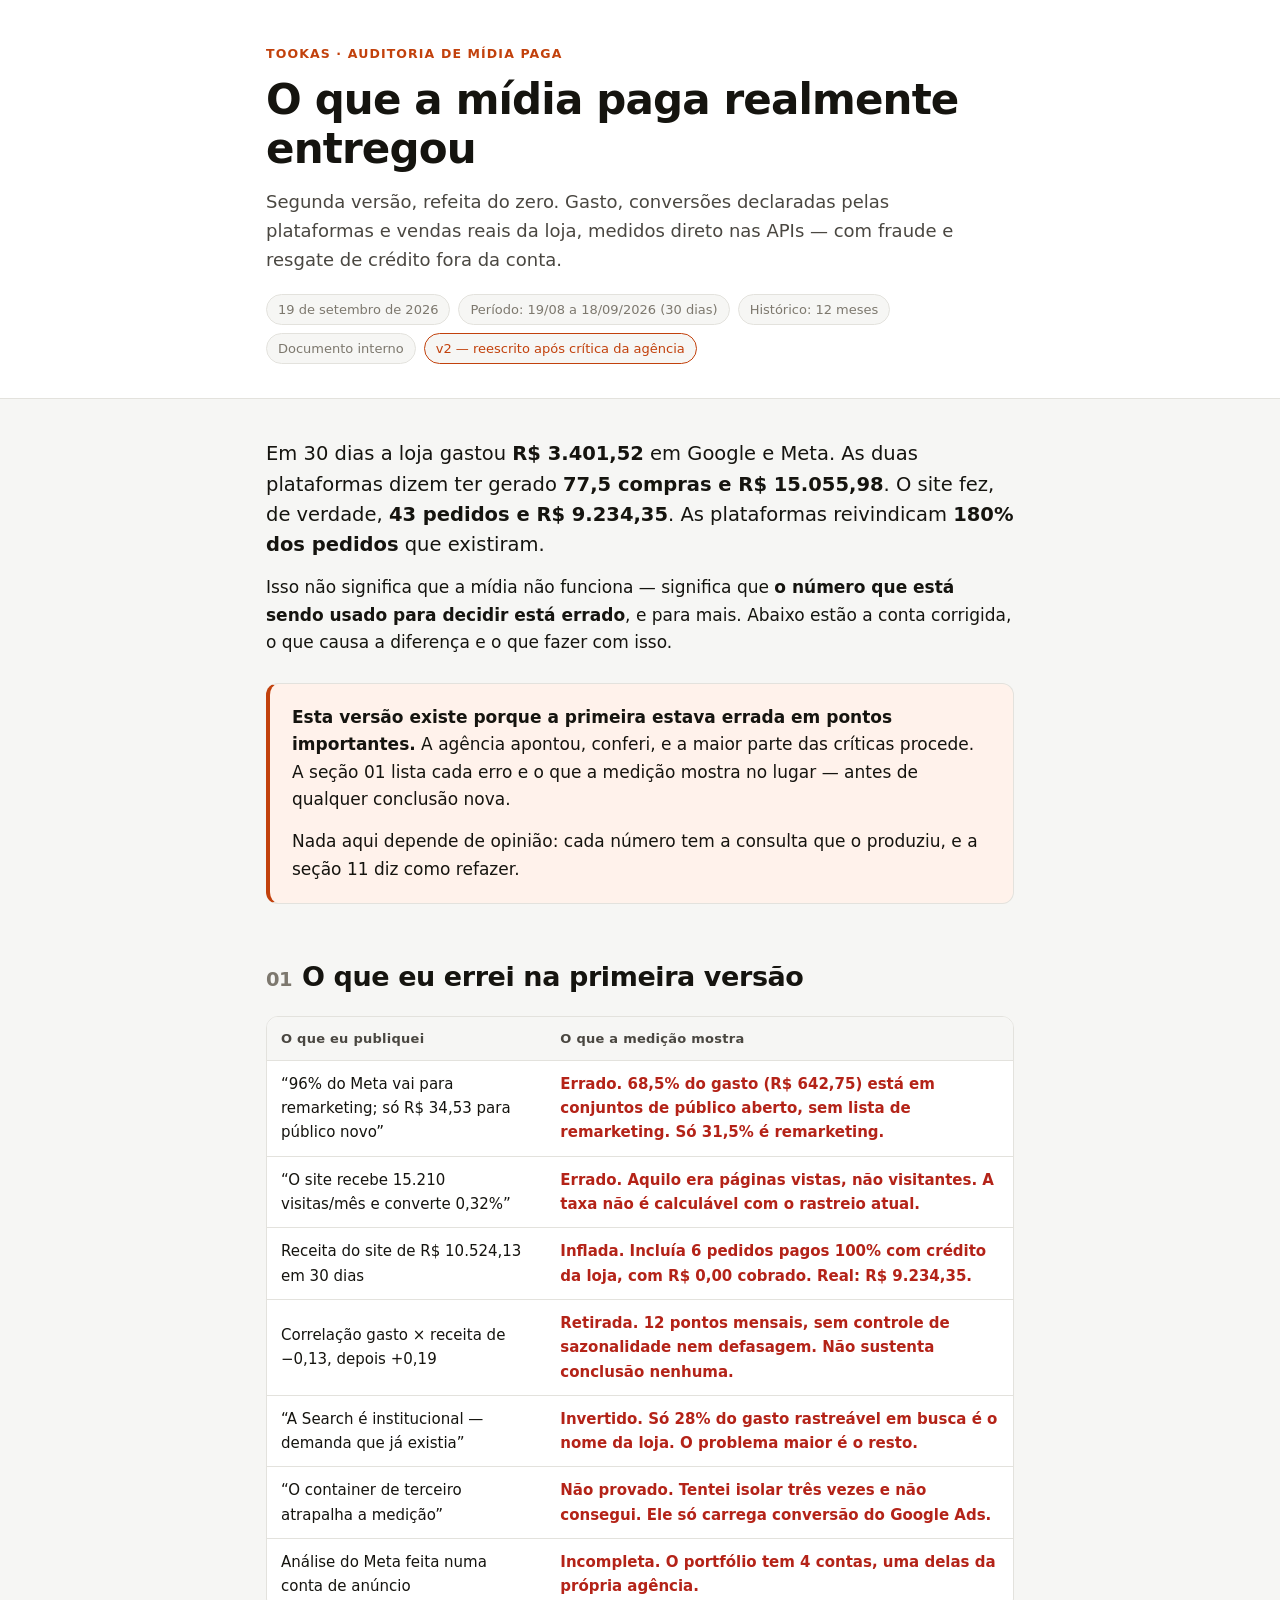
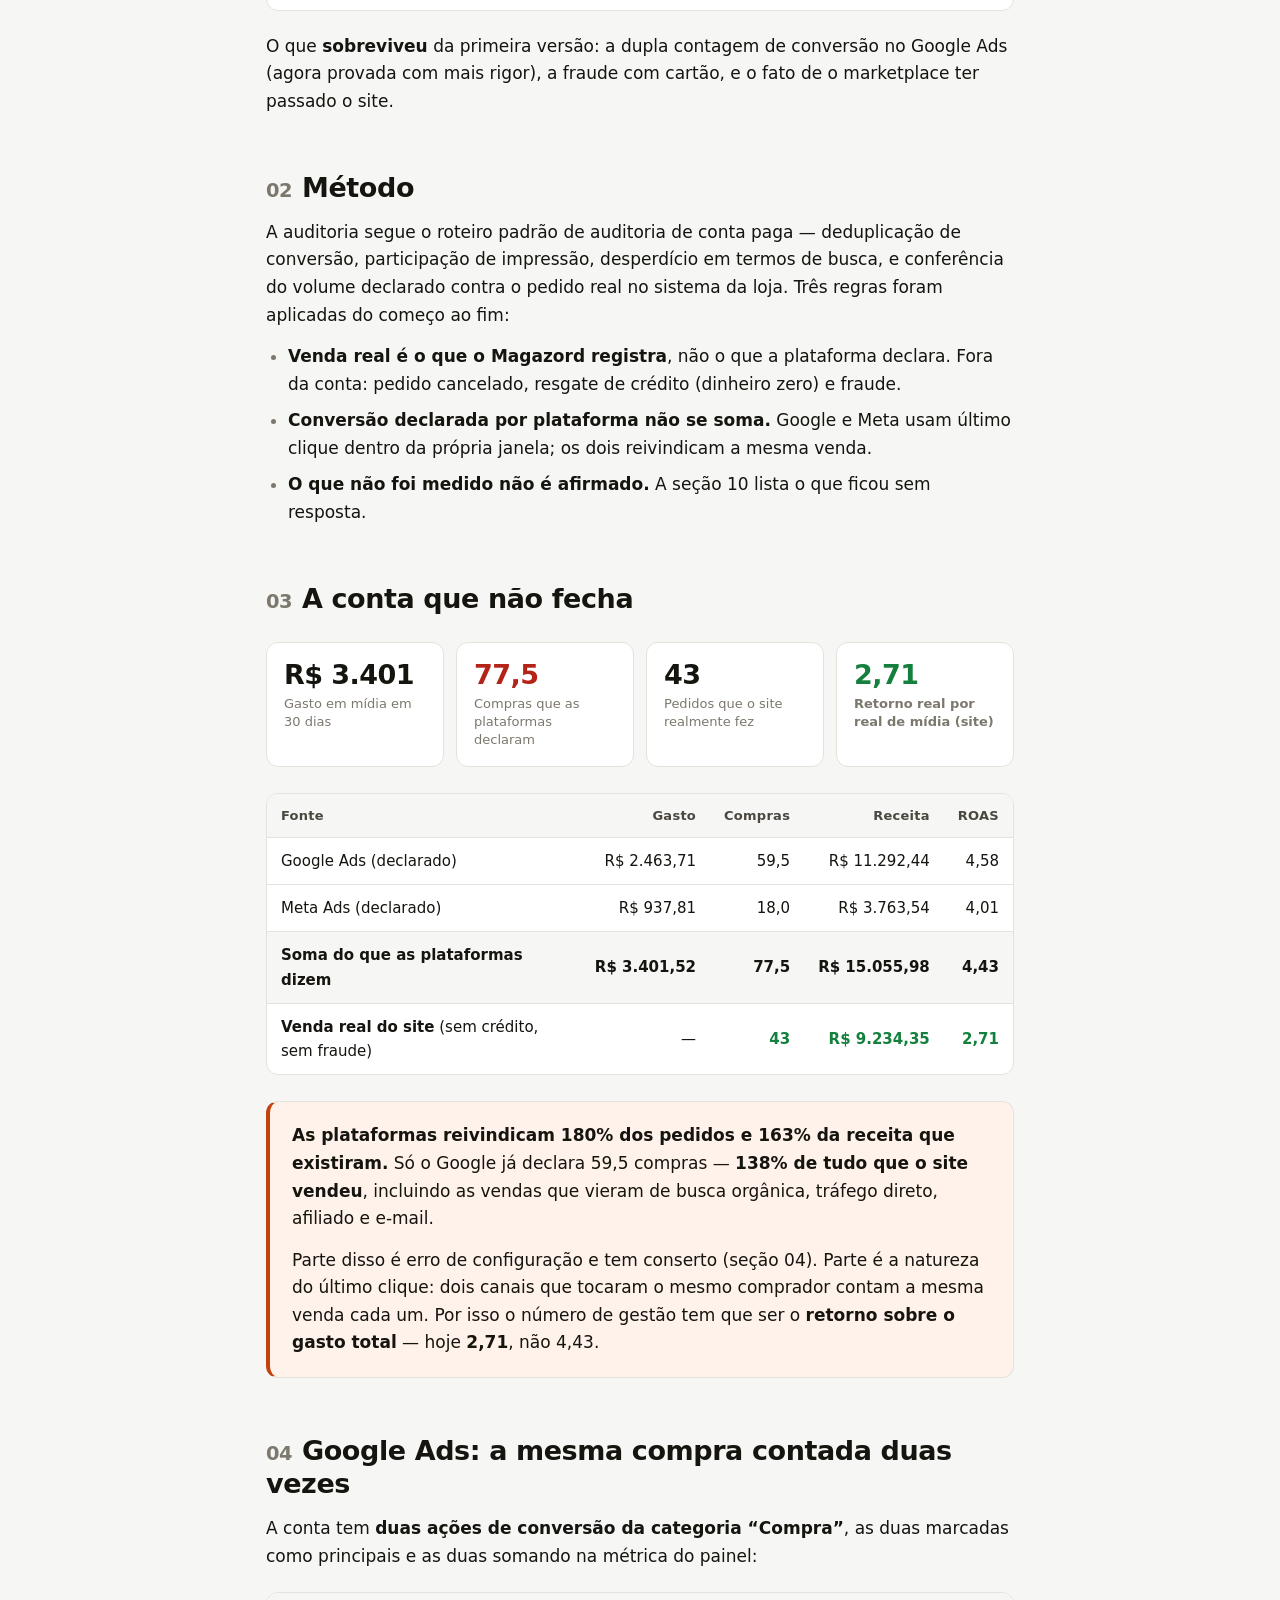
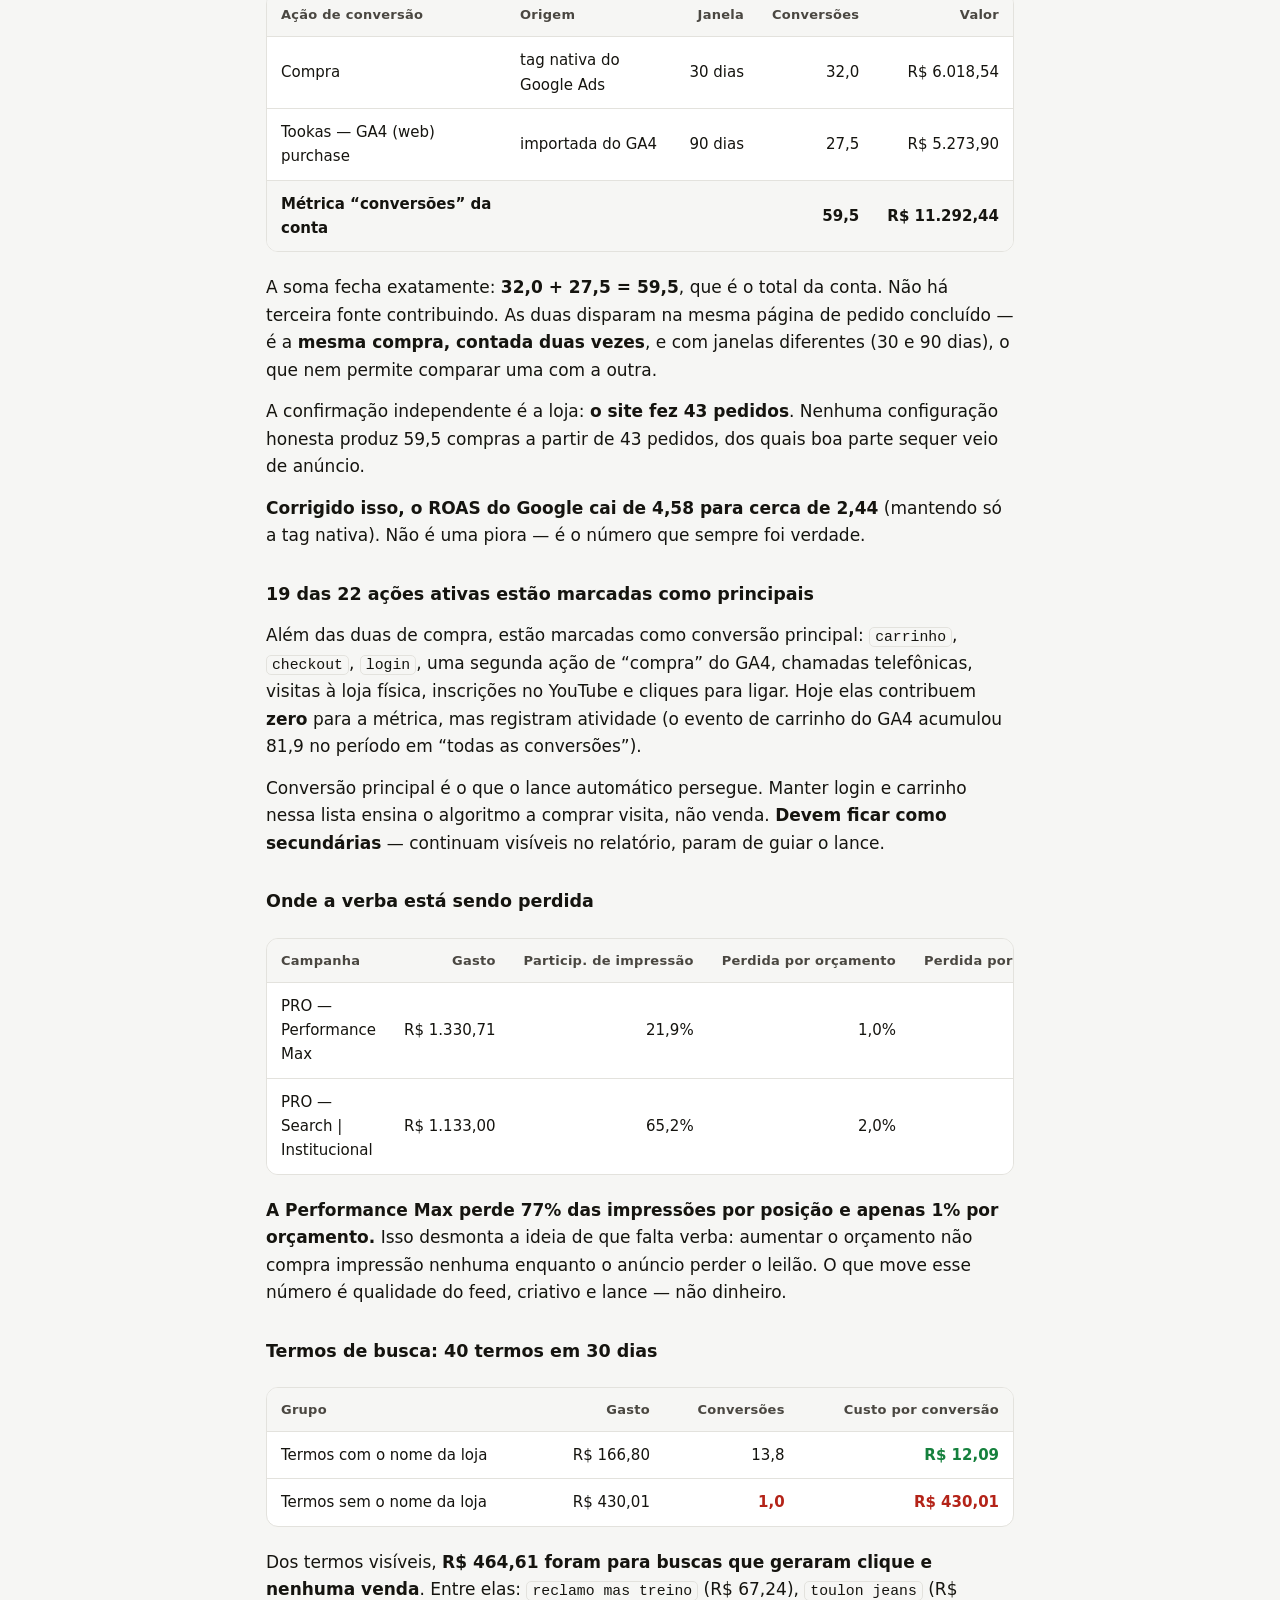
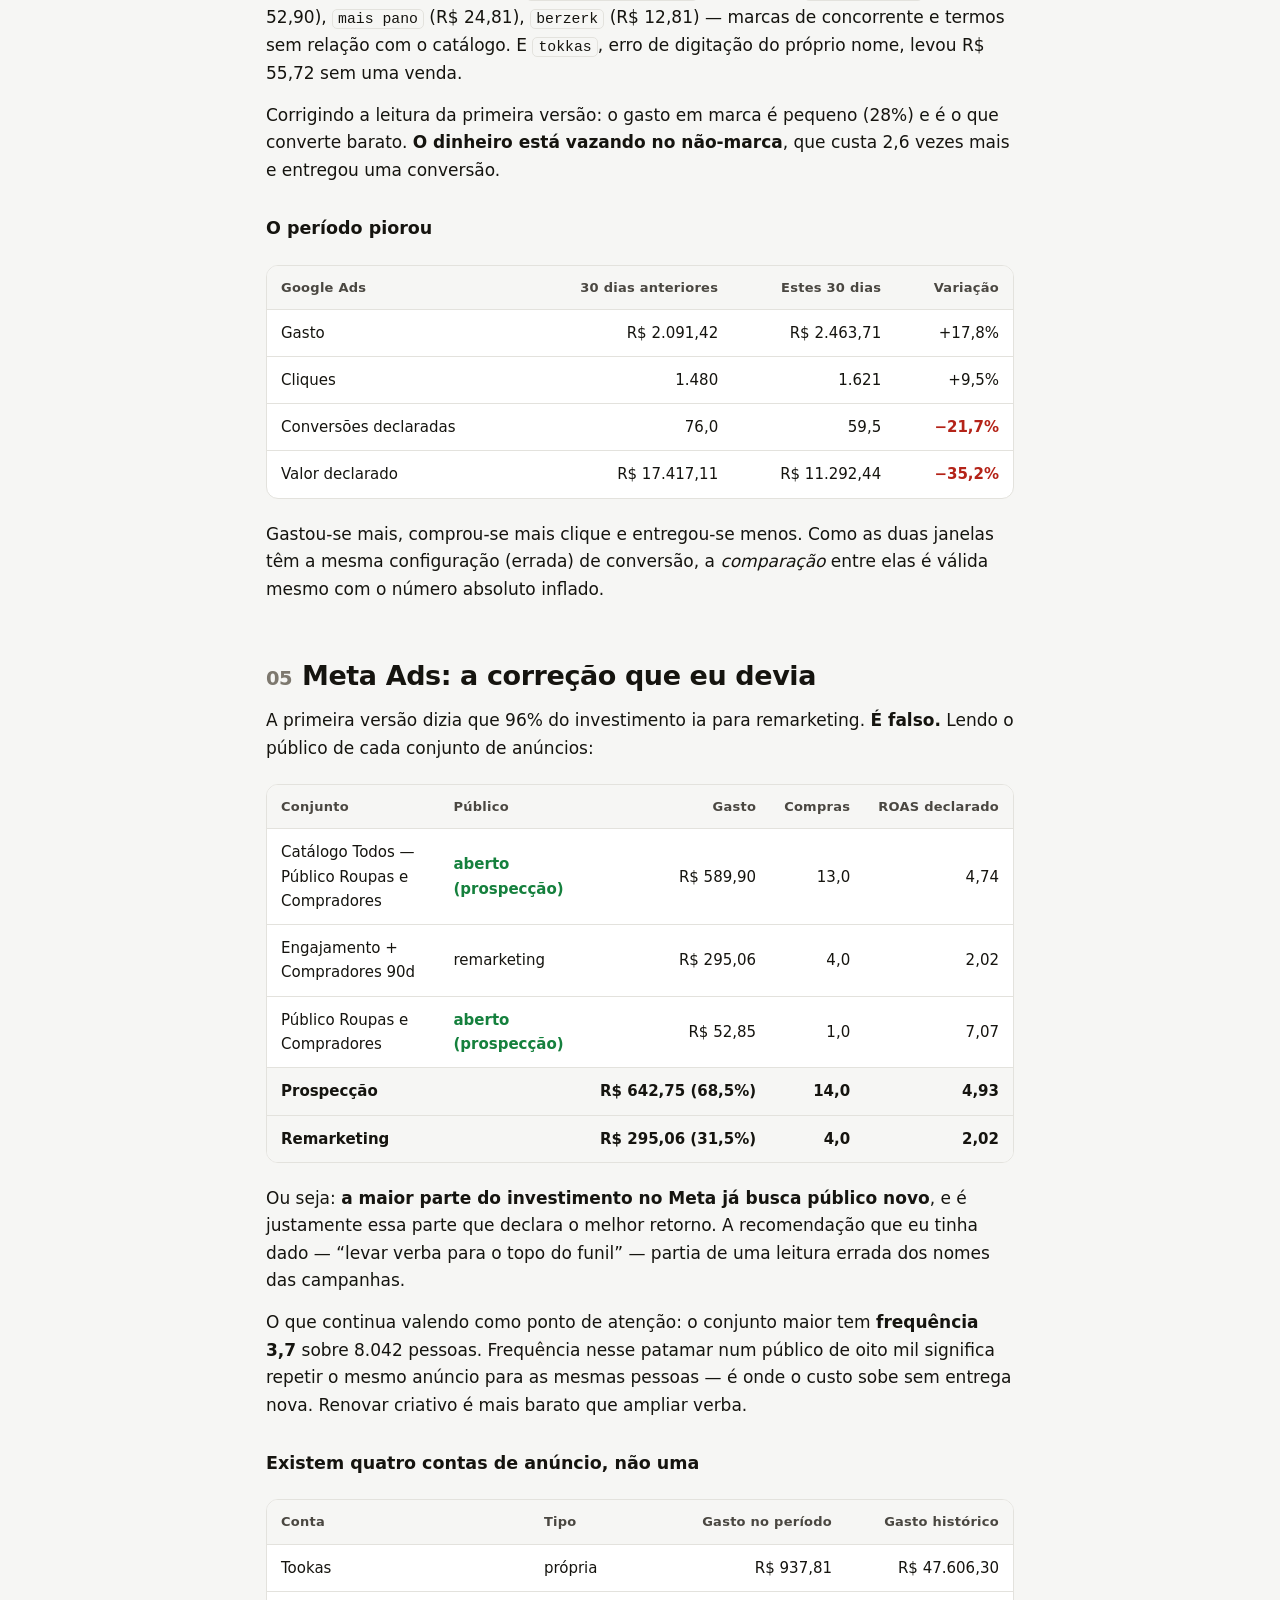
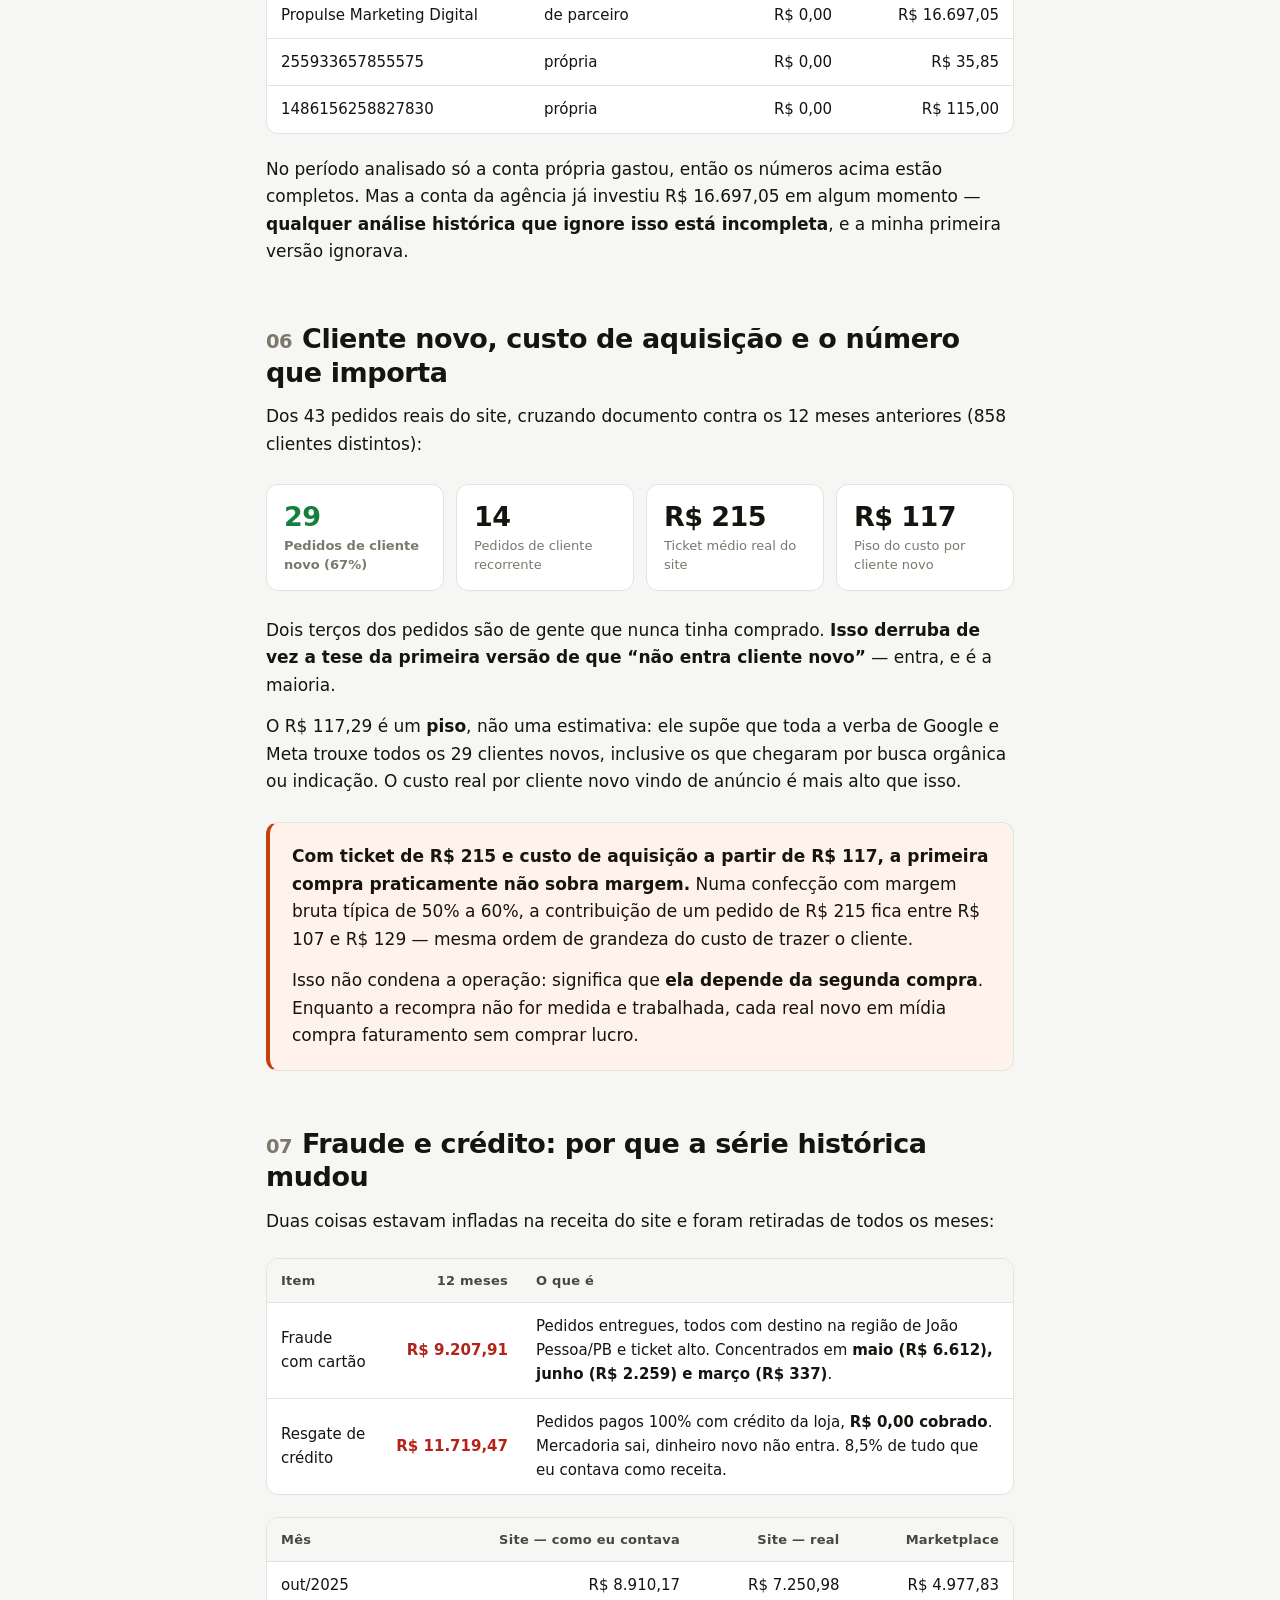
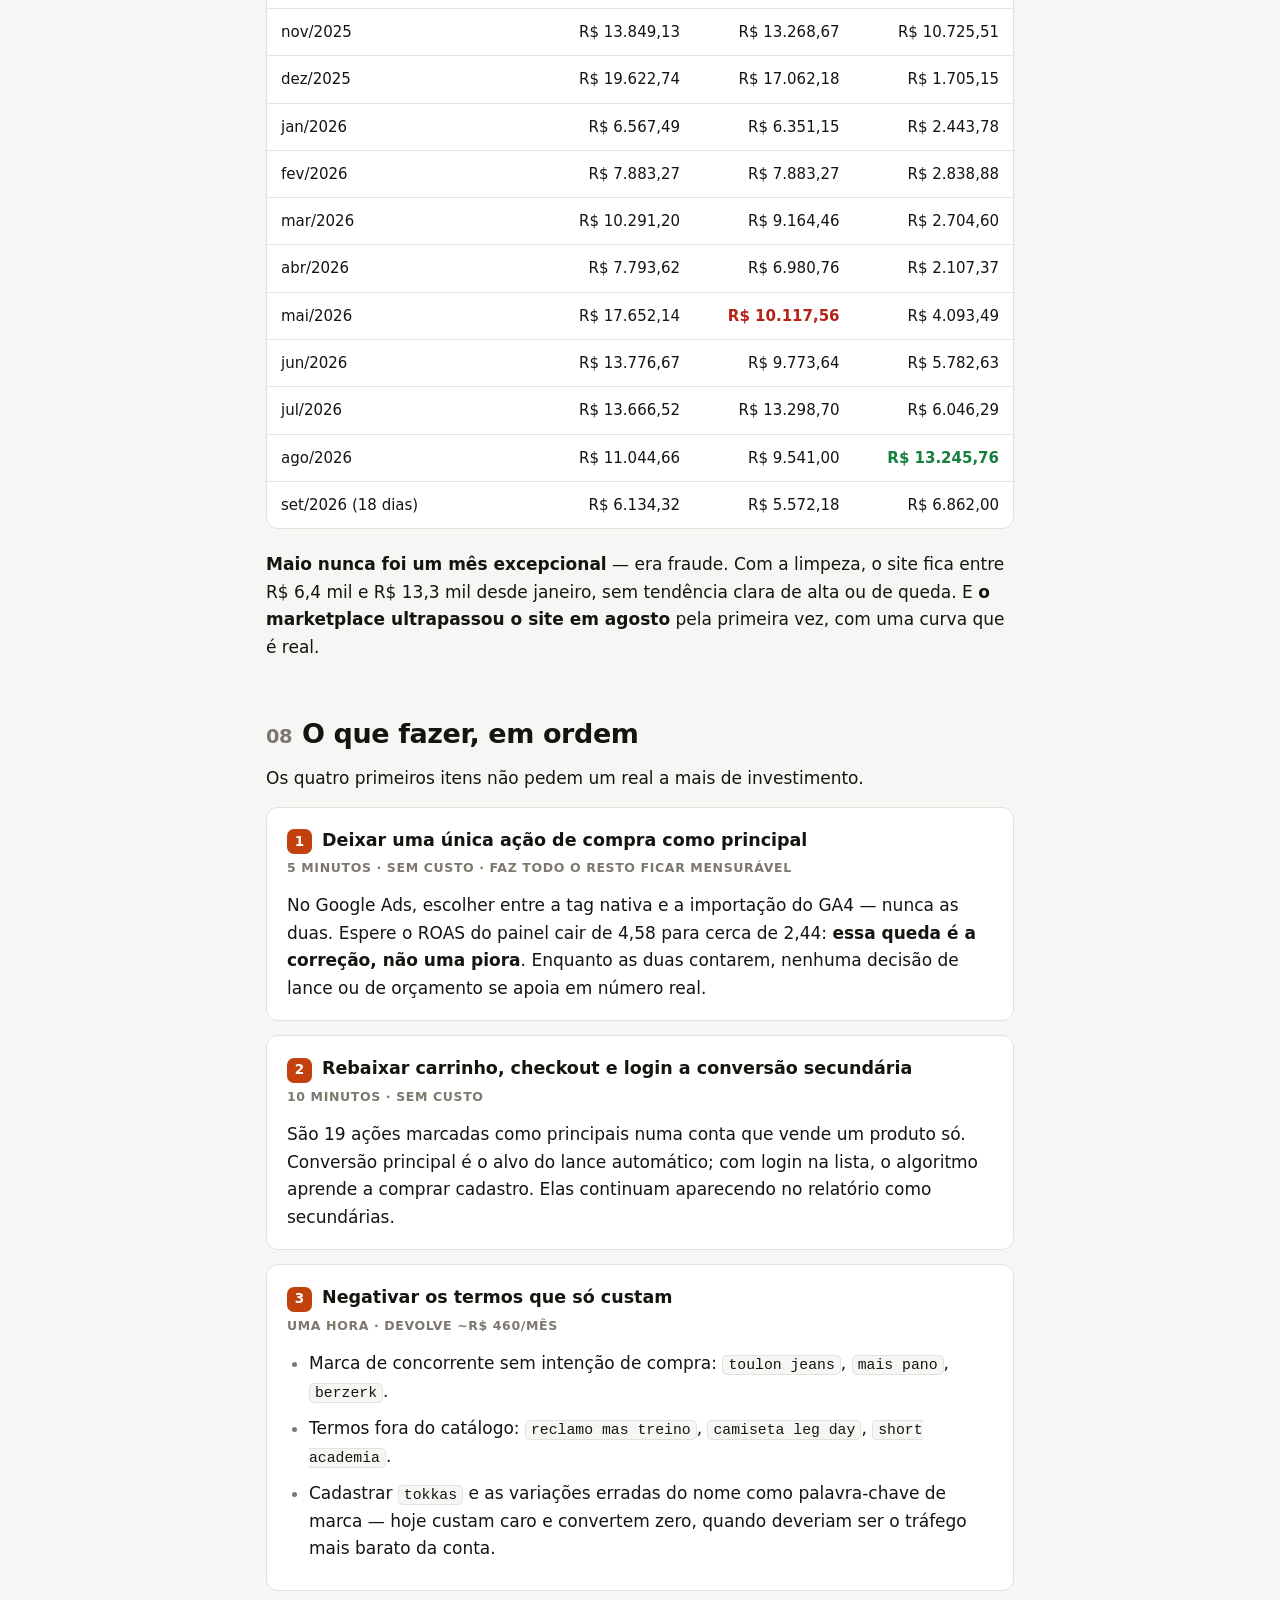
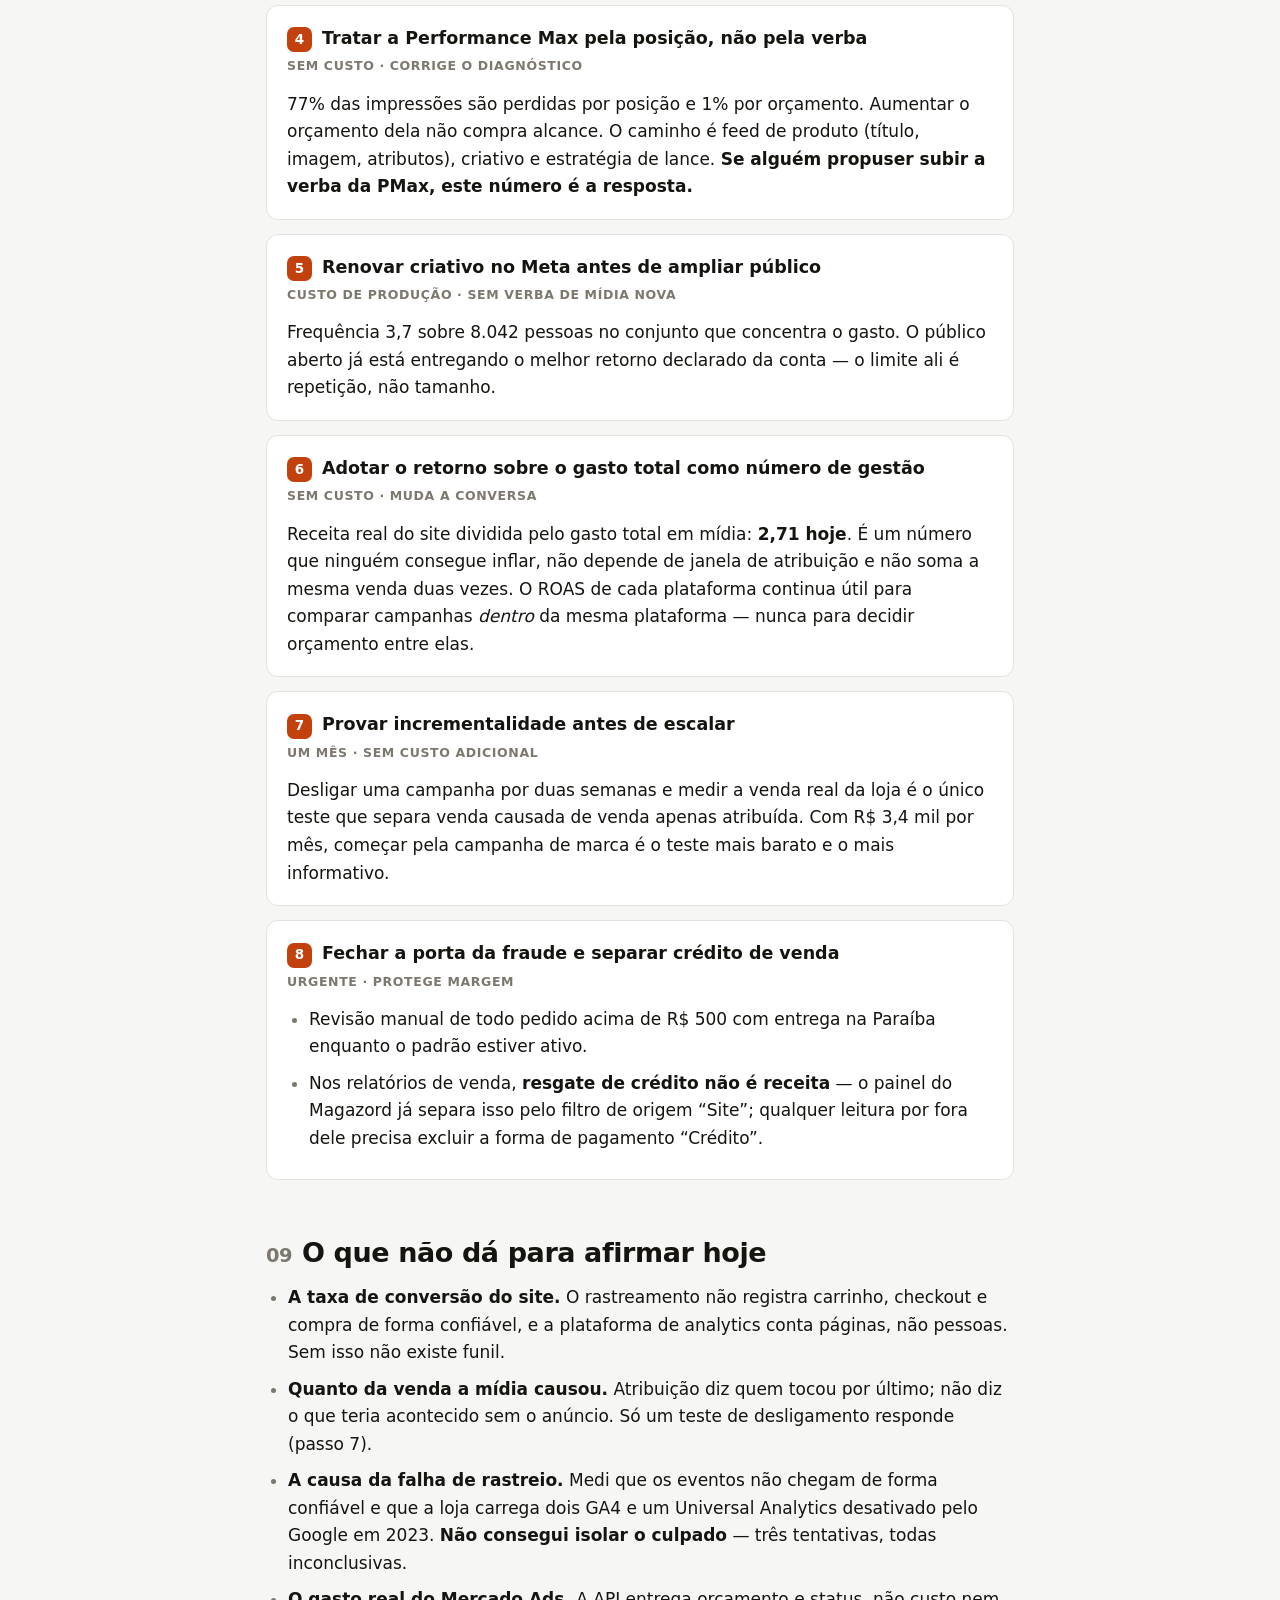
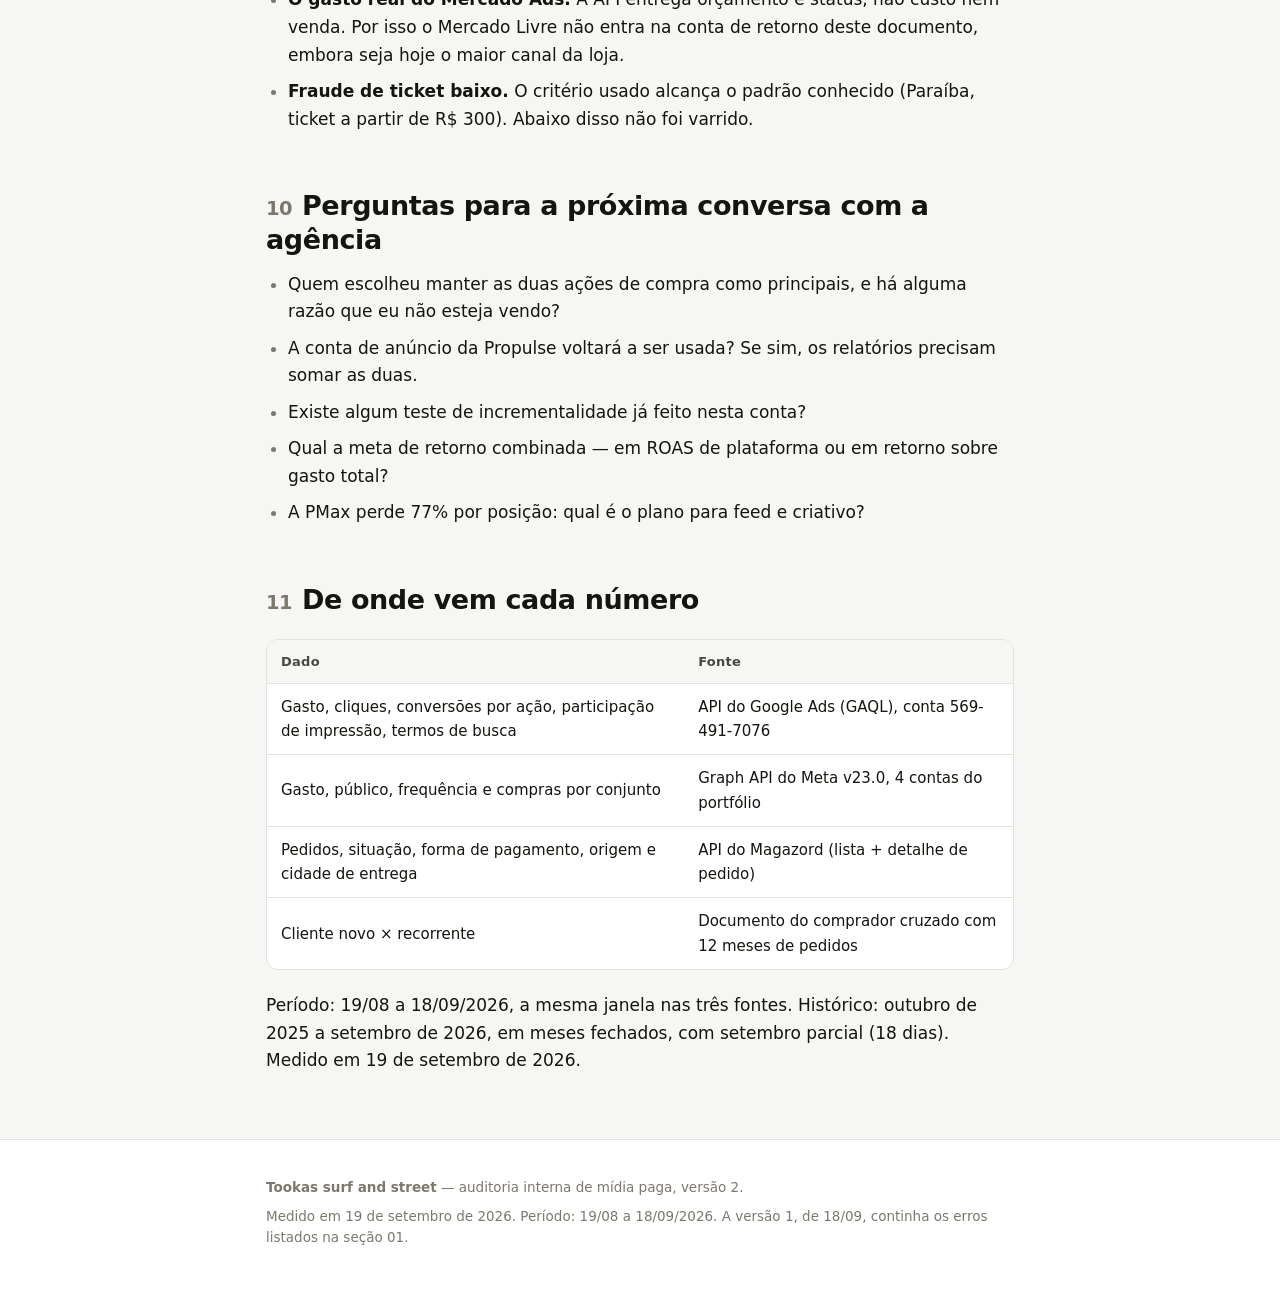
<file: diagnostico-midia-set26/index.html>
<!DOCTYPE html>
<html lang="pt-BR">
<head>
<meta charset="utf-8">
<meta name="viewport" content="width=device-width, initial-scale=1">
<meta name="robots" content="noindex, nofollow">
<title>Auditoria de mídia paga — Tookas | setembro 2026</title>
<meta name="description" content="Auditoria de Google Ads e Meta Ads da Tookas: gasto, conversões declaradas x vendas reais, deduplicação e recomendações. Medido em 19/09/2026.">
<style>
:root{
  --bg:#f6f6f4; --sup:#ffffff; --linha:#e3e2dd;
  --ink-1:#15140f; --ink-2:#4a4741; --ink-3:#7d786e;
  --marca:#c2410c; --marca-fr:#fff2eb;
  --site:#1f6f6b; --mkt:#d9a441; --gasto:#c2410c;
  --neg:#b42318; --pos:#15803d;
  --raio:12px; --larg:780px;
}
@media (prefers-color-scheme:dark){
  :root:not([data-theme="light"]){
    --bg:#131310; --sup:#1c1c18; --linha:#33322c;
    --ink-1:#f2f1ec; --ink-2:#c3c0b7; --ink-3:#928e84;
    --marca:#fb923c; --marca-fr:#2a1a10;
    --site:#4db6ac; --mkt:#e8b75a; --gasto:#fb923c;
    --neg:#f87171; --pos:#4ade80;
  }
}
:root[data-theme="dark"]{
  --bg:#131310; --sup:#1c1c18; --linha:#33322c;
  --ink-1:#f2f1ec; --ink-2:#c3c0b7; --ink-3:#928e84;
  --marca:#fb923c; --marca-fr:#2a1a10;
  --site:#4db6ac; --mkt:#e8b75a; --gasto:#fb923c;
  --neg:#f87171; --pos:#4ade80;
}
*{box-sizing:border-box}
html{-webkit-text-size-adjust:100%}
body{
  margin:0; background:var(--bg); color:var(--ink-1);
  font-family:ui-sans-serif,system-ui,-apple-system,"Segoe UI",Roboto,"Helvetica Neue",Arial,sans-serif;
  font-size:17px; line-height:1.62;
  -webkit-font-smoothing:antialiased;
}
.wrap{max-width:var(--larg); margin:0 auto; padding:0 16px}
.wide{max-width:1040px; margin:0 auto; padding:0 16px}

header.topo{border-bottom:1px solid var(--linha); background:var(--sup); padding:44px 0 34px; margin-bottom:40px}
.eyebrow{font-size:12.5px; letter-spacing:.09em; text-transform:uppercase; color:var(--marca); font-weight:700; margin:0 0 12px}
h1{font-size:clamp(28px,5vw,42px); line-height:1.15; letter-spacing:-.02em; margin:0 0 14px; font-weight:750}
.sub{color:var(--ink-2); font-size:18px; margin:0 0 20px; max-width:62ch}
.meta{display:flex; flex-wrap:wrap; gap:8px; font-size:13px; color:var(--ink-3)}
.tag{background:var(--bg); border:1px solid var(--linha); padding:4px 11px; border-radius:99px}

h2{font-size:clamp(21px,3.4vw,27px); line-height:1.25; letter-spacing:-.015em; margin:56px 0 4px; font-weight:700}
h2 .num{color:var(--ink-3); font-weight:600; font-size:.72em; margin-right:.5em; font-variant-numeric:tabular-nums}
h3{font-size:17.5px; margin:30px 0 6px; font-weight:700}
p{margin:14px 0}
strong{font-weight:680}
a{color:var(--marca)}
ul,ol{padding-left:22px; margin:14px 0}
li{margin:9px 0}
li::marker{color:var(--ink-3)}
code{font-family:ui-monospace,SFMono-Regular,Menlo,monospace; font-size:.87em; background:var(--bg); border:1px solid var(--linha); padding:1px 5px; border-radius:5px}

.lede{font-size:19.5px; line-height:1.55}
.destaque{
  background:var(--marca-fr); border:1px solid var(--linha); border-left:4px solid var(--marca);
  border-radius:var(--raio); padding:20px 22px; margin:26px 0;
}
.destaque p:first-child{margin-top:0} .destaque p:last-child{margin-bottom:0}

.kpis{display:grid; grid-template-columns:repeat(auto-fit,minmax(168px,1fr)); gap:12px; margin:26px 0}
.kpi{background:var(--sup); border:1px solid var(--linha); border-radius:var(--raio); padding:16px 17px}
.kpi .v{font-size:27px; font-weight:750; letter-spacing:-.02em; font-variant-numeric:tabular-nums; line-height:1.15}
.kpi .r{font-size:13px; color:var(--ink-3); margin-top:5px; line-height:1.4}
.kpi.mau .v{color:var(--neg)} .kpi.bom .v{color:var(--pos)}

.tabela{overflow-x:auto; margin:22px 0; border:1px solid var(--linha); border-radius:var(--raio); background:var(--sup); -webkit-overflow-scrolling:touch}
table{border-collapse:collapse; width:100%; font-size:15px; min-width:440px}
th,td{padding:11px 14px; text-align:left; border-bottom:1px solid var(--linha)}
th{font-weight:650; font-size:13px; letter-spacing:.02em; color:var(--ink-2); background:var(--bg); white-space:nowrap}
td.n,th.n{text-align:right; font-variant-numeric:tabular-nums; white-space:nowrap}
tr:last-child td{border-bottom:none}
tr.total td{font-weight:700; background:var(--bg)}
.ruim{color:var(--neg); font-weight:650}
.bom{color:var(--pos); font-weight:650}

figure{margin:26px 0}
.grafbox{background:var(--sup); border:1px solid var(--linha); border-radius:var(--raio); padding:18px 14px 10px}
svg.gr{display:block; width:100%; height:auto}
.b-site{fill:var(--site)} .b-mkt{fill:var(--mkt)}
.l-gasto{stroke:var(--gasto); stroke-width:2.4; stroke-linejoin:round; stroke-linecap:round}
.p-gasto{fill:var(--gasto)}
.leg{display:flex; flex-wrap:wrap; gap:16px; font-size:13.5px; color:var(--ink-2); margin:12px 4px 0; align-items:center}
.leg span{display:inline-flex; align-items:center; gap:7px}
.sw{width:13px; height:13px; border-radius:3px; display:inline-block}
.sw.ln{height:3px; border-radius:2px; width:18px}
figcaption{font-size:13.5px; color:var(--ink-3); margin-top:12px; line-height:1.5}

.passo{background:var(--sup); border:1px solid var(--linha); border-radius:var(--raio); padding:18px 20px; margin:14px 0}
.passo h3{margin:0 0 4px; display:flex; gap:10px; align-items:baseline}
.passo h3 .b{background:var(--marca); color:#fff; border-radius:7px; min-width:25px; height:25px; display:inline-flex; align-items:center; justify-content:center; font-size:13.5px; font-weight:700; flex:none}
.passo p:last-child,.passo ul:last-child{margin-bottom:0}
.custo{font-size:12.5px; color:var(--ink-3); font-weight:600; text-transform:uppercase; letter-spacing:.05em; margin-top:2px}

footer{border-top:1px solid var(--linha); margin-top:64px; padding:30px 0 60px; color:var(--ink-3); font-size:13.5px; background:var(--sup)}
footer p{margin:7px 0}

@media (max-width:640px){
  body{font-size:16px}
  header.topo{padding:32px 0 26px; margin-bottom:30px}
  h2{margin-top:44px}
  .lede{font-size:18px}
  th,td{padding:9px 11px; font-size:14px}
}
@media print{
  body{background:#fff; font-size:11pt}
  header.topo,footer{background:none}
  h2{page-break-after:avoid} .tabela,figure,.passo{page-break-inside:avoid}
}
</style>
</head>
<body>

<header class="topo">
  <div class="wrap">
    <p class="eyebrow">Tookas · Auditoria de mídia paga</p>
    <h1>O que a mídia paga realmente entregou</h1>
    <p class="sub">Segunda versão, refeita do zero. Gasto, conversões declaradas pelas plataformas e vendas reais da loja, medidos direto nas APIs — com fraude e resgate de crédito fora da conta.</p>
    <div class="meta">
      <span class="tag">19 de setembro de 2026</span>
      <span class="tag">Período: 19/08 a 18/09/2026 (30 dias)</span>
      <span class="tag">Histórico: 12 meses</span>
      <span class="tag">Documento interno</span>
      <span class="tag" style="border-color:var(--marca);color:var(--marca)">v2 — reescrito após crítica da agência</span>
    </div>
  </div>
</header>

<main>
<div class="wrap">

<p class="lede">Em 30 dias a loja gastou <strong>R$ 3.401,52</strong> em Google e Meta. As duas plataformas dizem ter gerado <strong>77,5 compras e R$ 15.055,98</strong>. O site fez, de verdade, <strong>43 pedidos e R$ 9.234,35</strong>. As plataformas reivindicam <strong>180% dos pedidos</strong> que existiram.</p>

<p>Isso não significa que a mídia não funciona — significa que <strong>o número que está sendo usado para decidir está errado</strong>, e para mais. Abaixo estão a conta corrigida, o que causa a diferença e o que fazer com isso.</p>

<div class="destaque">
  <p><strong>Esta versão existe porque a primeira estava errada em pontos importantes.</strong> A agência apontou, conferi, e a maior parte das críticas procede. A seção 01 lista cada erro e o que a medição mostra no lugar — antes de qualquer conclusão nova.</p>
  <p style="margin-bottom:0">Nada aqui depende de opinião: cada número tem a consulta que o produziu, e a seção 11 diz como refazer.</p>
</div>

<h2><span class="num">01</span>O que eu errei na primeira versão</h2>

<div class="tabela">
<table>
  <thead><tr><th>O que eu publiquei</th><th>O que a medição mostra</th></tr></thead>
  <tbody>
    <tr><td>“96% do Meta vai para remarketing; só R$ 34,53 para público novo”</td><td class="ruim"><strong>Errado.</strong> 68,5% do gasto (R$ 642,75) está em conjuntos de público <strong>aberto</strong>, sem lista de remarketing. Só 31,5% é remarketing.</td></tr>
    <tr><td>“O site recebe 15.210 visitas/mês e converte 0,32%”</td><td class="ruim"><strong>Errado.</strong> Aquilo era <strong>páginas vistas</strong>, não visitantes. A taxa não é calculável com o rastreio atual.</td></tr>
    <tr><td>Receita do site de R$ 10.524,13 em 30 dias</td><td class="ruim"><strong>Inflada.</strong> Incluía 6 pedidos pagos <strong>100% com crédito da loja</strong>, com R$ 0,00 cobrado. Real: R$ 9.234,35.</td></tr>
    <tr><td>Correlação gasto × receita de −0,13, depois +0,19</td><td class="ruim"><strong>Retirada.</strong> 12 pontos mensais, sem controle de sazonalidade nem defasagem. Não sustenta conclusão nenhuma.</td></tr>
    <tr><td>“A Search é institucional — demanda que já existia”</td><td class="ruim"><strong>Invertido.</strong> Só <strong>28%</strong> do gasto rastreável em busca é o nome da loja. O problema maior é o resto.</td></tr>
    <tr><td>“O container de terceiro atrapalha a medição”</td><td class="ruim"><strong>Não provado.</strong> Tentei isolar três vezes e não consegui. Ele só carrega conversão do Google Ads.</td></tr>
    <tr><td>Análise do Meta feita numa conta de anúncio</td><td class="ruim"><strong>Incompleta.</strong> O portfólio tem <strong>4 contas</strong>, uma delas da própria agência.</td></tr>
  </tbody>
</table>
</div>

<p>O que <strong>sobreviveu</strong> da primeira versão: a dupla contagem de conversão no Google Ads (agora provada com mais rigor), a fraude com cartão, e o fato de o marketplace ter passado o site.</p>

<h2><span class="num">02</span>Método</h2>

<p>A auditoria segue o roteiro padrão de auditoria de conta paga — deduplicação de conversão, participação de impressão, desperdício em termos de busca, e conferência do volume declarado contra o pedido real no sistema da loja. Três regras foram aplicadas do começo ao fim:</p>

<ul>
  <li><strong>Venda real é o que o Magazord registra</strong>, não o que a plataforma declara. Fora da conta: pedido cancelado, resgate de crédito (dinheiro zero) e fraude.</li>
  <li><strong>Conversão declarada por plataforma não se soma.</strong> Google e Meta usam último clique dentro da própria janela; os dois reivindicam a mesma venda.</li>
  <li><strong>O que não foi medido não é afirmado.</strong> A seção 10 lista o que ficou sem resposta.</li>
</ul>

<h2><span class="num">03</span>A conta que não fecha</h2>

<div class="kpis">
  <div class="kpi"><div class="v">R$ 3.401</div><div class="r">Gasto em mídia em 30 dias</div></div>
  <div class="kpi mau"><div class="v">77,5</div><div class="r">Compras que as plataformas declaram</div></div>
  <div class="kpi"><div class="v">43</div><div class="r">Pedidos que o site realmente fez</div></div>
  <div class="kpi bom"><div class="v">2,71</div><div class="r">Retorno real por real de mídia (site)</div></div>
</div>

<div class="tabela">
<table>
  <thead><tr><th>Fonte</th><th class="n">Gasto</th><th class="n">Compras</th><th class="n">Receita</th><th class="n">ROAS</th></tr></thead>
  <tbody>
    <tr><td>Google Ads (declarado)</td><td class="n">R$ 2.463,71</td><td class="n">59,5</td><td class="n">R$ 11.292,44</td><td class="n">4,58</td></tr>
    <tr><td>Meta Ads (declarado)</td><td class="n">R$ 937,81</td><td class="n">18,0</td><td class="n">R$ 3.763,54</td><td class="n">4,01</td></tr>
    <tr class="total"><td><strong>Soma do que as plataformas dizem</strong></td><td class="n">R$ 3.401,52</td><td class="n">77,5</td><td class="n">R$ 15.055,98</td><td class="n">4,43</td></tr>
    <tr><td><strong>Venda real do site</strong> (sem crédito, sem fraude)</td><td class="n">—</td><td class="n bom">43</td><td class="n bom">R$ 9.234,35</td><td class="n bom">2,71</td></tr>
  </tbody>
</table>
</div>

<div class="destaque">
  <p><strong>As plataformas reivindicam 180% dos pedidos e 163% da receita que existiram.</strong> Só o Google já declara 59,5 compras — <strong>138% de tudo que o site vendeu</strong>, incluindo as vendas que vieram de busca orgânica, tráfego direto, afiliado e e-mail.</p>
  <p style="margin-bottom:0">Parte disso é erro de configuração e tem conserto (seção 04). Parte é a natureza do último clique: dois canais que tocaram o mesmo comprador contam a mesma venda cada um. Por isso o número de gestão tem que ser o <strong>retorno sobre o gasto total</strong> — hoje <strong>2,71</strong>, não 4,43.</p>
</div>

<h2><span class="num">04</span>Google Ads: a mesma compra contada duas vezes</h2>

<p>A conta tem <strong>duas ações de conversão da categoria “Compra”</strong>, as duas marcadas como principais e as duas somando na métrica do painel:</p>

<div class="tabela">
<table>
  <thead><tr><th>Ação de conversão</th><th>Origem</th><th class="n">Janela</th><th class="n">Conversões</th><th class="n">Valor</th></tr></thead>
  <tbody>
    <tr><td>Compra</td><td>tag nativa do Google Ads</td><td class="n">30 dias</td><td class="n">32,0</td><td class="n">R$ 6.018,54</td></tr>
    <tr><td>Tookas — GA4 (web) purchase</td><td>importada do GA4</td><td class="n">90 dias</td><td class="n">27,5</td><td class="n">R$ 5.273,90</td></tr>
    <tr class="total"><td><strong>Métrica “conversões” da conta</strong></td><td></td><td class="n"></td><td class="n">59,5</td><td class="n">R$ 11.292,44</td></tr>
  </tbody>
</table>
</div>

<p>A soma fecha exatamente: <strong>32,0 + 27,5 = 59,5</strong>, que é o total da conta. Não há terceira fonte contribuindo. As duas disparam na mesma página de pedido concluído — é a <strong>mesma compra, contada duas vezes</strong>, e com janelas diferentes (30 e 90 dias), o que nem permite comparar uma com a outra.</p>

<p>A confirmação independente é a loja: <strong>o site fez 43 pedidos</strong>. Nenhuma configuração honesta produz 59,5 compras a partir de 43 pedidos, dos quais boa parte sequer veio de anúncio.</p>

<p><strong>Corrigido isso, o ROAS do Google cai de 4,58 para cerca de 2,44</strong> (mantendo só a tag nativa). Não é uma piora — é o número que sempre foi verdade.</p>

<h3>19 das 22 ações ativas estão marcadas como principais</h3>

<p>Além das duas de compra, estão marcadas como conversão principal: <code>carrinho</code>, <code>checkout</code>, <code>login</code>, uma segunda ação de “compra” do GA4, chamadas telefônicas, visitas à loja física, inscrições no YouTube e cliques para ligar. Hoje elas contribuem <strong>zero</strong> para a métrica, mas registram atividade (o evento de carrinho do GA4 acumulou 81,9 no período em “todas as conversões”).</p>

<p>Conversão principal é o que o lance automático persegue. Manter login e carrinho nessa lista ensina o algoritmo a comprar visita, não venda. <strong>Devem ficar como secundárias</strong> — continuam visíveis no relatório, param de guiar o lance.</p>

<h3>Onde a verba está sendo perdida</h3>

<div class="tabela">
<table>
  <thead><tr><th>Campanha</th><th class="n">Gasto</th><th class="n">Particip. de impressão</th><th class="n">Perdida por orçamento</th><th class="n">Perdida por posição</th></tr></thead>
  <tbody>
    <tr><td>PRO — Performance Max</td><td class="n">R$ 1.330,71</td><td class="n">21,9%</td><td class="n">1,0%</td><td class="n ruim">77,1%</td></tr>
    <tr><td>PRO — Search | Institucional</td><td class="n">R$ 1.133,00</td><td class="n">65,2%</td><td class="n">2,0%</td><td class="n">32,8%</td></tr>
  </tbody>
</table>
</div>

<p><strong>A Performance Max perde 77% das impressões por posição e apenas 1% por orçamento.</strong> Isso desmonta a ideia de que falta verba: aumentar o orçamento não compra impressão nenhuma enquanto o anúncio perder o leilão. O que move esse número é qualidade do feed, criativo e lance — não dinheiro.</p>

<h3>Termos de busca: 40 termos em 30 dias</h3>

<div class="tabela">
<table>
  <thead><tr><th>Grupo</th><th class="n">Gasto</th><th class="n">Conversões</th><th class="n">Custo por conversão</th></tr></thead>
  <tbody>
    <tr><td>Termos com o nome da loja</td><td class="n">R$ 166,80</td><td class="n">13,8</td><td class="n bom">R$ 12,09</td></tr>
    <tr><td>Termos sem o nome da loja</td><td class="n">R$ 430,01</td><td class="n ruim">1,0</td><td class="n ruim">R$ 430,01</td></tr>
  </tbody>
</table>
</div>

<p>Dos termos visíveis, <strong>R$ 464,61 foram para buscas que geraram clique e nenhuma venda</strong>. Entre elas: <code>reclamo mas treino</code> (R$ 67,24), <code>toulon jeans</code> (R$ 52,90), <code>mais pano</code> (R$ 24,81), <code>berzerk</code> (R$ 12,81) — marcas de concorrente e termos sem relação com o catálogo. E <code>tokkas</code>, erro de digitação do próprio nome, levou R$ 55,72 sem uma venda.</p>

<p>Corrigindo a leitura da primeira versão: o gasto em marca é pequeno (28%) e é o que converte barato. <strong>O dinheiro está vazando no não-marca</strong>, que custa 2,6 vezes mais e entregou uma conversão.</p>

<h3>O período piorou</h3>

<div class="tabela">
<table>
  <thead><tr><th>Google Ads</th><th class="n">30 dias anteriores</th><th class="n">Estes 30 dias</th><th class="n">Variação</th></tr></thead>
  <tbody>
    <tr><td>Gasto</td><td class="n">R$ 2.091,42</td><td class="n">R$ 2.463,71</td><td class="n">+17,8%</td></tr>
    <tr><td>Cliques</td><td class="n">1.480</td><td class="n">1.621</td><td class="n">+9,5%</td></tr>
    <tr><td>Conversões declaradas</td><td class="n">76,0</td><td class="n">59,5</td><td class="n ruim">−21,7%</td></tr>
    <tr><td>Valor declarado</td><td class="n">R$ 17.417,11</td><td class="n">R$ 11.292,44</td><td class="n ruim">−35,2%</td></tr>
  </tbody>
</table>
</div>

<p>Gastou-se mais, comprou-se mais clique e entregou-se menos. Como as duas janelas têm a mesma configuração (errada) de conversão, a <em>comparação</em> entre elas é válida mesmo com o número absoluto inflado.</p>

<h2><span class="num">05</span>Meta Ads: a correção que eu devia</h2>

<p>A primeira versão dizia que 96% do investimento ia para remarketing. <strong>É falso.</strong> Lendo o público de cada conjunto de anúncios:</p>

<div class="tabela">
<table>
  <thead><tr><th>Conjunto</th><th>Público</th><th class="n">Gasto</th><th class="n">Compras</th><th class="n">ROAS declarado</th></tr></thead>
  <tbody>
    <tr><td>Catálogo Todos — Público Roupas e Compradores</td><td class="bom">aberto (prospecção)</td><td class="n">R$ 589,90</td><td class="n">13,0</td><td class="n">4,74</td></tr>
    <tr><td>Engajamento + Compradores 90d</td><td>remarketing</td><td class="n">R$ 295,06</td><td class="n">4,0</td><td class="n">2,02</td></tr>
    <tr><td>Público Roupas e Compradores</td><td class="bom">aberto (prospecção)</td><td class="n">R$ 52,85</td><td class="n">1,0</td><td class="n">7,07</td></tr>
    <tr class="total"><td><strong>Prospecção</strong></td><td></td><td class="n">R$ 642,75 <strong>(68,5%)</strong></td><td class="n">14,0</td><td class="n">4,93</td></tr>
    <tr class="total"><td><strong>Remarketing</strong></td><td></td><td class="n">R$ 295,06 (31,5%)</td><td class="n">4,0</td><td class="n">2,02</td></tr>
  </tbody>
</table>
</div>

<p>Ou seja: <strong>a maior parte do investimento no Meta já busca público novo</strong>, e é justamente essa parte que declara o melhor retorno. A recomendação que eu tinha dado — “levar verba para o topo do funil” — partia de uma leitura errada dos nomes das campanhas.</p>

<p>O que continua valendo como ponto de atenção: o conjunto maior tem <strong>frequência 3,7</strong> sobre 8.042 pessoas. Frequência nesse patamar num público de oito mil significa repetir o mesmo anúncio para as mesmas pessoas — é onde o custo sobe sem entrega nova. Renovar criativo é mais barato que ampliar verba.</p>

<h3>Existem quatro contas de anúncio, não uma</h3>

<div class="tabela">
<table>
  <thead><tr><th>Conta</th><th>Tipo</th><th class="n">Gasto no período</th><th class="n">Gasto histórico</th></tr></thead>
  <tbody>
    <tr><td>Tookas</td><td>própria</td><td class="n">R$ 937,81</td><td class="n">R$ 47.606,30</td></tr>
    <tr><td>Propulse Marketing Digital</td><td>de parceiro</td><td class="n">R$ 0,00</td><td class="n">R$ 16.697,05</td></tr>
    <tr><td>255933657855575</td><td>própria</td><td class="n">R$ 0,00</td><td class="n">R$ 35,85</td></tr>
    <tr><td>1486156258827830</td><td>própria</td><td class="n">R$ 0,00</td><td class="n">R$ 115,00</td></tr>
  </tbody>
</table>
</div>

<p>No período analisado só a conta própria gastou, então os números acima estão completos. Mas a conta da agência já investiu R$ 16.697,05 em algum momento — <strong>qualquer análise histórica que ignore isso está incompleta</strong>, e a minha primeira versão ignorava.</p>

<h2><span class="num">06</span>Cliente novo, custo de aquisição e o número que importa</h2>

<p>Dos 43 pedidos reais do site, cruzando documento contra os 12 meses anteriores (858 clientes distintos):</p>

<div class="kpis">
  <div class="kpi bom"><div class="v">29</div><div class="r">Pedidos de cliente novo (67%)</div></div>
  <div class="kpi"><div class="v">14</div><div class="r">Pedidos de cliente recorrente</div></div>
  <div class="kpi"><div class="v">R$ 215</div><div class="r">Ticket médio real do site</div></div>
  <div class="kpi"><div class="v">R$ 117</div><div class="r">Piso do custo por cliente novo</div></div>
</div>

<p>Dois terços dos pedidos são de gente que nunca tinha comprado. <strong>Isso derruba de vez a tese da primeira versão de que “não entra cliente novo”</strong> — entra, e é a maioria.</p>

<p>O R$ 117,29 é um <strong>piso</strong>, não uma estimativa: ele supõe que toda a verba de Google e Meta trouxe todos os 29 clientes novos, inclusive os que chegaram por busca orgânica ou indicação. O custo real por cliente novo vindo de anúncio é mais alto que isso.</p>

<div class="destaque">
  <p><strong>Com ticket de R$ 215 e custo de aquisição a partir de R$ 117, a primeira compra praticamente não sobra margem.</strong> Numa confecção com margem bruta típica de 50% a 60%, a contribuição de um pedido de R$ 215 fica entre R$ 107 e R$ 129 — mesma ordem de grandeza do custo de trazer o cliente.</p>
  <p style="margin-bottom:0">Isso não condena a operação: significa que <strong>ela depende da segunda compra</strong>. Enquanto a recompra não for medida e trabalhada, cada real novo em mídia compra faturamento sem comprar lucro.</p>
</div>

<h2><span class="num">07</span>Fraude e crédito: por que a série histórica mudou</h2>

<p>Duas coisas estavam infladas na receita do site e foram retiradas de todos os meses:</p>

<div class="tabela">
<table>
  <thead><tr><th>Item</th><th class="n">12 meses</th><th>O que é</th></tr></thead>
  <tbody>
    <tr><td>Fraude com cartão</td><td class="n ruim">R$ 9.207,91</td><td>Pedidos entregues, todos com destino na região de João Pessoa/PB e ticket alto. Concentrados em <strong>maio (R$ 6.612), junho (R$ 2.259) e março (R$ 337)</strong>.</td></tr>
    <tr><td>Resgate de crédito</td><td class="n ruim">R$ 11.719,47</td><td>Pedidos pagos 100% com crédito da loja, <strong>R$ 0,00 cobrado</strong>. Mercadoria sai, dinheiro novo não entra. 8,5% de tudo que eu contava como receita.</td></tr>
  </tbody>
</table>
</div>

<div class="tabela">
<table>
  <thead><tr><th>Mês</th><th class="n">Site — como eu contava</th><th class="n">Site — real</th><th class="n">Marketplace</th></tr></thead>
  <tbody>
    <tr><td>out/2025</td><td class="n">R$ 8.910,17</td><td class="n">R$ 7.250,98</td><td class="n">R$ 4.977,83</td></tr>
    <tr><td>nov/2025</td><td class="n">R$ 13.849,13</td><td class="n">R$ 13.268,67</td><td class="n">R$ 10.725,51</td></tr>
    <tr><td>dez/2025</td><td class="n">R$ 19.622,74</td><td class="n">R$ 17.062,18</td><td class="n">R$ 1.705,15</td></tr>
    <tr><td>jan/2026</td><td class="n">R$ 6.567,49</td><td class="n">R$ 6.351,15</td><td class="n">R$ 2.443,78</td></tr>
    <tr><td>fev/2026</td><td class="n">R$ 7.883,27</td><td class="n">R$ 7.883,27</td><td class="n">R$ 2.838,88</td></tr>
    <tr><td>mar/2026</td><td class="n">R$ 10.291,20</td><td class="n">R$ 9.164,46</td><td class="n">R$ 2.704,60</td></tr>
    <tr><td>abr/2026</td><td class="n">R$ 7.793,62</td><td class="n">R$ 6.980,76</td><td class="n">R$ 2.107,37</td></tr>
    <tr><td>mai/2026</td><td class="n">R$ 17.652,14</td><td class="n ruim">R$ 10.117,56</td><td class="n">R$ 4.093,49</td></tr>
    <tr><td>jun/2026</td><td class="n">R$ 13.776,67</td><td class="n">R$ 9.773,64</td><td class="n">R$ 5.782,63</td></tr>
    <tr><td>jul/2026</td><td class="n">R$ 13.666,52</td><td class="n">R$ 13.298,70</td><td class="n">R$ 6.046,29</td></tr>
    <tr><td>ago/2026</td><td class="n">R$ 11.044,66</td><td class="n">R$ 9.541,00</td><td class="n bom">R$ 13.245,76</td></tr>
    <tr><td>set/2026 (18 dias)</td><td class="n">R$ 6.134,32</td><td class="n">R$ 5.572,18</td><td class="n">R$ 6.862,00</td></tr>
  </tbody>
</table>
</div>

<p><strong>Maio nunca foi um mês excepcional</strong> — era fraude. Com a limpeza, o site fica entre R$ 6,4 mil e R$ 13,3 mil desde janeiro, sem tendência clara de alta ou de queda. E <strong>o marketplace ultrapassou o site em agosto</strong> pela primeira vez, com uma curva que é real.</p>

<h2><span class="num">08</span>O que fazer, em ordem</h2>

<p>Os quatro primeiros itens não pedem um real a mais de investimento.</p>

<div class="passo">
  <h3><span class="b">1</span> Deixar uma única ação de compra como principal</h3>
  <p class="custo">5 minutos · sem custo · faz todo o resto ficar mensurável</p>
  <p>No Google Ads, escolher entre a tag nativa e a importação do GA4 — nunca as duas. Espere o ROAS do painel cair de 4,58 para cerca de 2,44: <strong>essa queda é a correção, não uma piora</strong>. Enquanto as duas contarem, nenhuma decisão de lance ou de orçamento se apoia em número real.</p>
</div>

<div class="passo">
  <h3><span class="b">2</span> Rebaixar carrinho, checkout e login a conversão secundária</h3>
  <p class="custo">10 minutos · sem custo</p>
  <p>São 19 ações marcadas como principais numa conta que vende um produto só. Conversão principal é o alvo do lance automático; com login na lista, o algoritmo aprende a comprar cadastro. Elas continuam aparecendo no relatório como secundárias.</p>
</div>

<div class="passo">
  <h3><span class="b">3</span> Negativar os termos que só custam</h3>
  <p class="custo">Uma hora · devolve ~R$ 460/mês</p>
  <ul>
    <li>Marca de concorrente sem intenção de compra: <code>toulon jeans</code>, <code>mais pano</code>, <code>berzerk</code>.</li>
    <li>Termos fora do catálogo: <code>reclamo mas treino</code>, <code>camiseta leg day</code>, <code>short academia</code>.</li>
    <li>Cadastrar <code>tokkas</code> e as variações erradas do nome como palavra-chave de marca — hoje custam caro e convertem zero, quando deveriam ser o tráfego mais barato da conta.</li>
  </ul>
</div>

<div class="passo">
  <h3><span class="b">4</span> Tratar a Performance Max pela posição, não pela verba</h3>
  <p class="custo">Sem custo · corrige o diagnóstico</p>
  <p>77% das impressões são perdidas por posição e 1% por orçamento. Aumentar o orçamento dela não compra alcance. O caminho é feed de produto (título, imagem, atributos), criativo e estratégia de lance. <strong>Se alguém propuser subir a verba da PMax, este número é a resposta.</strong></p>
</div>

<div class="passo">
  <h3><span class="b">5</span> Renovar criativo no Meta antes de ampliar público</h3>
  <p class="custo">Custo de produção · sem verba de mídia nova</p>
  <p>Frequência 3,7 sobre 8.042 pessoas no conjunto que concentra o gasto. O público aberto já está entregando o melhor retorno declarado da conta — o limite ali é repetição, não tamanho.</p>
</div>

<div class="passo">
  <h3><span class="b">6</span> Adotar o retorno sobre o gasto total como número de gestão</h3>
  <p class="custo">Sem custo · muda a conversa</p>
  <p>Receita real do site dividida pelo gasto total em mídia: <strong>2,71 hoje</strong>. É um número que ninguém consegue inflar, não depende de janela de atribuição e não soma a mesma venda duas vezes. O ROAS de cada plataforma continua útil para comparar campanhas <em>dentro</em> da mesma plataforma — nunca para decidir orçamento entre elas.</p>
</div>

<div class="passo">
  <h3><span class="b">7</span> Provar incrementalidade antes de escalar</h3>
  <p class="custo">Um mês · sem custo adicional</p>
  <p>Desligar uma campanha por duas semanas e medir a venda real da loja é o único teste que separa venda causada de venda apenas atribuída. Com R$ 3,4 mil por mês, começar pela campanha de marca é o teste mais barato e o mais informativo.</p>
</div>

<div class="passo">
  <h3><span class="b">8</span> Fechar a porta da fraude e separar crédito de venda</h3>
  <p class="custo">Urgente · protege margem</p>
  <ul>
    <li>Revisão manual de todo pedido acima de R$ 500 com entrega na Paraíba enquanto o padrão estiver ativo.</li>
    <li>Nos relatórios de venda, <strong>resgate de crédito não é receita</strong> — o painel do Magazord já separa isso pelo filtro de origem “Site”; qualquer leitura por fora dele precisa excluir a forma de pagamento “Crédito”.</li>
  </ul>
</div>

<h2><span class="num">09</span>O que não dá para afirmar hoje</h2>

<ul>
  <li><strong>A taxa de conversão do site.</strong> O rastreamento não registra carrinho, checkout e compra de forma confiável, e a plataforma de analytics conta páginas, não pessoas. Sem isso não existe funil.</li>
  <li><strong>Quanto da venda a mídia causou.</strong> Atribuição diz quem tocou por último; não diz o que teria acontecido sem o anúncio. Só um teste de desligamento responde (passo 7).</li>
  <li><strong>A causa da falha de rastreio.</strong> Medi que os eventos não chegam de forma confiável e que a loja carrega dois GA4 e um Universal Analytics desativado pelo Google em 2023. <strong>Não consegui isolar o culpado</strong> — três tentativas, todas inconclusivas.</li>
  <li><strong>O gasto real do Mercado Ads.</strong> A API entrega orçamento e status, não custo nem venda. Por isso o Mercado Livre não entra na conta de retorno deste documento, embora seja hoje o maior canal da loja.</li>
  <li><strong>Fraude de ticket baixo.</strong> O critério usado alcança o padrão conhecido (Paraíba, ticket a partir de R$ 300). Abaixo disso não foi varrido.</li>
</ul>

<h2><span class="num">10</span>Perguntas para a próxima conversa com a agência</h2>

<ul>
  <li>Quem escolheu manter as duas ações de compra como principais, e há alguma razão que eu não esteja vendo?</li>
  <li>A conta de anúncio da Propulse voltará a ser usada? Se sim, os relatórios precisam somar as duas.</li>
  <li>Existe algum teste de incrementalidade já feito nesta conta?</li>
  <li>Qual a meta de retorno combinada — em ROAS de plataforma ou em retorno sobre gasto total?</li>
  <li>A PMax perde 77% por posição: qual é o plano para feed e criativo?</li>
</ul>

<h2><span class="num">11</span>De onde vem cada número</h2>

<div class="tabela">
<table>
  <thead><tr><th>Dado</th><th>Fonte</th></tr></thead>
  <tbody>
    <tr><td>Gasto, cliques, conversões por ação, participação de impressão, termos de busca</td><td>API do Google Ads (GAQL), conta 569-491-7076</td></tr>
    <tr><td>Gasto, público, frequência e compras por conjunto</td><td>Graph API do Meta v23.0, 4 contas do portfólio</td></tr>
    <tr><td>Pedidos, situação, forma de pagamento, origem e cidade de entrega</td><td>API do Magazord (lista + detalhe de pedido)</td></tr>
    <tr><td>Cliente novo × recorrente</td><td>Documento do comprador cruzado com 12 meses de pedidos</td></tr>
  </tbody>
</table>
</div>

<p>Período: 19/08 a 18/09/2026, a mesma janela nas três fontes. Histórico: outubro de 2025 a setembro de 2026, em meses fechados, com setembro parcial (18 dias). Medido em 19 de setembro de 2026.</p>

</div>
</main>

<footer>
  <div class="wrap">
    <p><strong>Tookas surf and street</strong> — auditoria interna de mídia paga, versão 2.</p>
    <p>Medido em 19 de setembro de 2026. Período: 19/08 a 18/09/2026. A versão 1, de 18/09, continha os erros listados na seção 01.</p>
  </div>
</footer>

</body>
</html>
</file>
